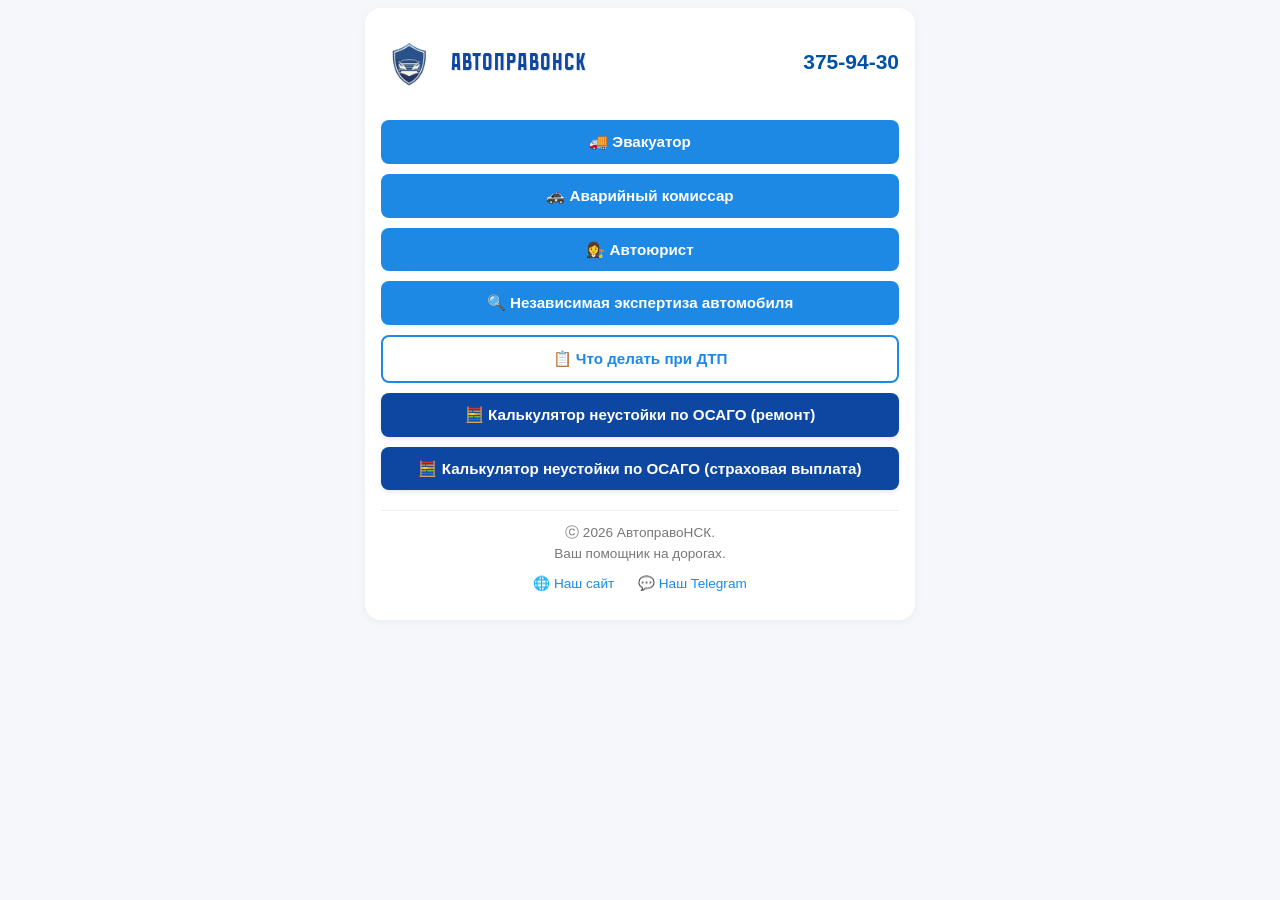
<file: index.html>
<!DOCTYPE html>
<html lang="ru">
<head>
    <meta charset="UTF-8">
    <meta name="viewport" content="width=device-width, initial-scale=1.0">
    <title>АвтоправоНСК</title>
    <link rel="stylesheet" href="style.css">
    <script src="https://telegram.org/js/telegram-web-app.js"></script>
</head>
<body>
    <div class="container">
        <header>
    <div style="display: flex; align-items: center; justify-content: space-between; width: 100%; flex-wrap: wrap; gap: 15px;">
        <!-- Левая часть: логотип и название -->
        <div style="display: flex; align-items: center; gap: 10px; flex-wrap: wrap;">
            <img src="logo.png" alt="АвтоправоНСК" class="header-logo">
            <div class="brand-title" style="font-size: 24px;">АвтоправоНСК</div>
        </div>
        
        <!-- Правая часть: номер телефона -->
        <div style="position: relative; top: -4px;">
            <a href="tel:+73833759430" style="text-decoration: none; color: #0052a7; font-size: 21px; font-weight: bold; white-space: nowrap;">375-94-30</a>
        </div>
    </div>
</header>

        <main class="main-buttons">
            <!-- Кнопки теперь ведут на отдельные страницы -->
            <a href="tow-truck.html" class="btn btn-blue">🚚 Эвакуатор</a>
            <a href="commissioner.html" class="btn btn-blue">🚓 Аварийный комиссар</a>
            <a href="lawyer.html" class="btn btn-blue">👩‍⚖️ Автоюрист</a>
            <a href="expertise.html" class="btn btn-blue">🔍 Независимая экспертиза автомобиля</a>
            <a href="dtp-guide.html" class="btn btn-white">📋 Что делать при ДТП</a>
            <a href="calculator1.html" class="btn btn-calc">🧮 Калькулятор неустойки по ОСАГО (ремонт)</a>
            <a href="calculator2.html" class="btn btn-calc2">🧮 Калькулятор неустойки по ОСАГО (страховая выплата)</a>
        </main>

<footer>
    <p>ⓒ 2026 АвтоправоНСК. <br>Ваш помощник на дорогах.</p>
    <div style="margin: 10px 0;">
        <a href="https://avtopravonsk.ru" target="_blank" class="footer-link" style="margin: 0 10px;">🌐 Наш сайт</a>
        <a href="https://t.me/Avtopravonsk" target="_blank" class="footer-link" style="margin: 0 10px;">💬 Наш Telegram</a>
    </div>
</footer>
    </div>

    <script src="app.js"></script>
</body>
</html>
</file>
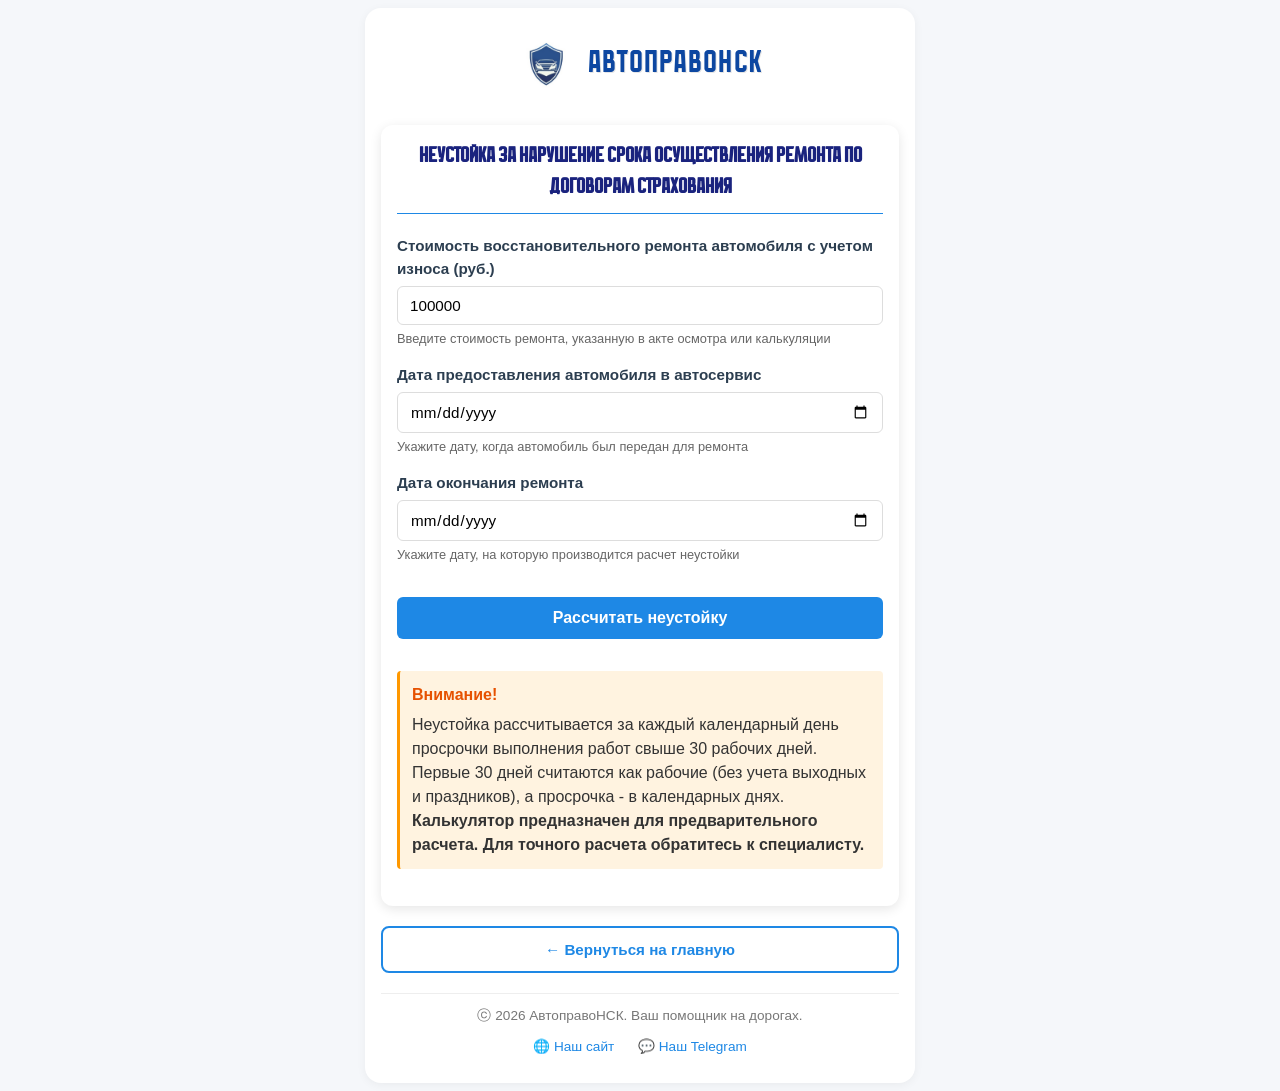
<file: calculator1.html>
<!DOCTYPE html>
<html lang="ru">
<head>
    <meta charset="UTF-8">
    <meta name="viewport" content="width=device-width, initial-scale=1.0">
    <title>Калькулятор неустойки 1 - АвтоправоНСК</title>
    <link rel="stylesheet" href="style.css">
    <script src="https://telegram.org/js/telegram-web-app.js"></script>
</head>
<body>
    <div class="container">
<header>
    <div style="display: flex; align-items: center; justify-content: center; gap: 10px; margin-bottom: 5px;">
        <img src="logo.png" alt="АвтоправоНСК" class="header-logo">
        <div class="brand-title">АвтоправоНСК</div>
    </div>
</header>

        <!-- Калькулятор 1 -->
        <div class="calculator-repair-container">
            <div class="calculator-header">
                <h1 class="calculator-title">Неустойка за нарушение срока осуществления ремонта по договорам страхования</h1>
            </div>
            
            <div class="calculator-body">
                <div class="input-group">
                    <label for="repairCost" class="input-label">Стоимость восстановительного ремонта автомобиля с учетом износа (руб.)</label>
                    <input type="number" id="repairCost" class="input-field" placeholder="Введите сумму в рублях" min="0" step="100" value="100000">
                    <div class="input-note">Введите стоимость ремонта, указанную в акте осмотра или калькуляции</div>
                </div>
                
                <div class="input-group">
                    <label for="startDate" class="input-label">Дата предоставления автомобиля в автосервис</label>
                    <input type="date" id="startDate" class="input-field">
                    <div class="input-note">Укажите дату, когда автомобиль был передан для ремонта</div>
                </div>
                
                <div class="input-group">
                    <label for="calculationDateRepair" class="input-label">Дата окончания ремонта</label>
                    <input type="date" id="calculationDateRepair" class="input-field">
                    <div class="input-note">Укажите дату, на которую производится расчет неустойки</div>
                </div>
                
                <button id="calculateBtnRepair" class="calculate-button">Рассчитать неустойку</button>
                
                <div class="holiday-info">
                    <h4>Внимание!</h4>
                    <p>Неустойка рассчитывается за каждый календарный день просрочки выполнения работ свыше 30 рабочих дней. Первые 30 дней считаются как рабочие (без учета выходных и праздников), а просрочка - в календарных днях.</p>
                    <p><b>Калькулятор предназначен для предварительного расчета. Для точного расчета обратитесь к специалисту.</b></p>
                </div>
                
                <div id="resultContainerRepair" class="result-container" style="display: none;">
                    <h2 class="result-title">Результат расчета</h2>
                    <div class="result-line blue-bg">
                        <span class="result-label">Неустойка:</span>
                        <span id="resultValueRepair" class="result-value">0 рублей</span>
                    </div>
                    <div id="resultDetailsRepair" class="result-details"></div>
                </div>
            </div>
        </div>

        <div style="margin-top: 20px; text-align: center;">
            <a href="index.html" class="btn btn-white">
                ← Вернуться на главную
            </a>
        </div>

<footer>
    <p>ⓒ 2026 АвтоправоНСК. Ваш помощник на дорогах.</p>
    <div style="margin: 10px 0;">
        <a href="https://avtopravonsk.ru" target="_blank" class="footer-link" style="margin: 0 10px;">🌐 Наш сайт</a>
        <a href="https://t.me/Avtopravonsk" target="_blank" class="footer-link" style="margin: 0 10px;">💬 Наш Telegram</a>
    </div>
</footer>
    </div>

    <script src="app.js"></script>
</body>
</html>
</file>
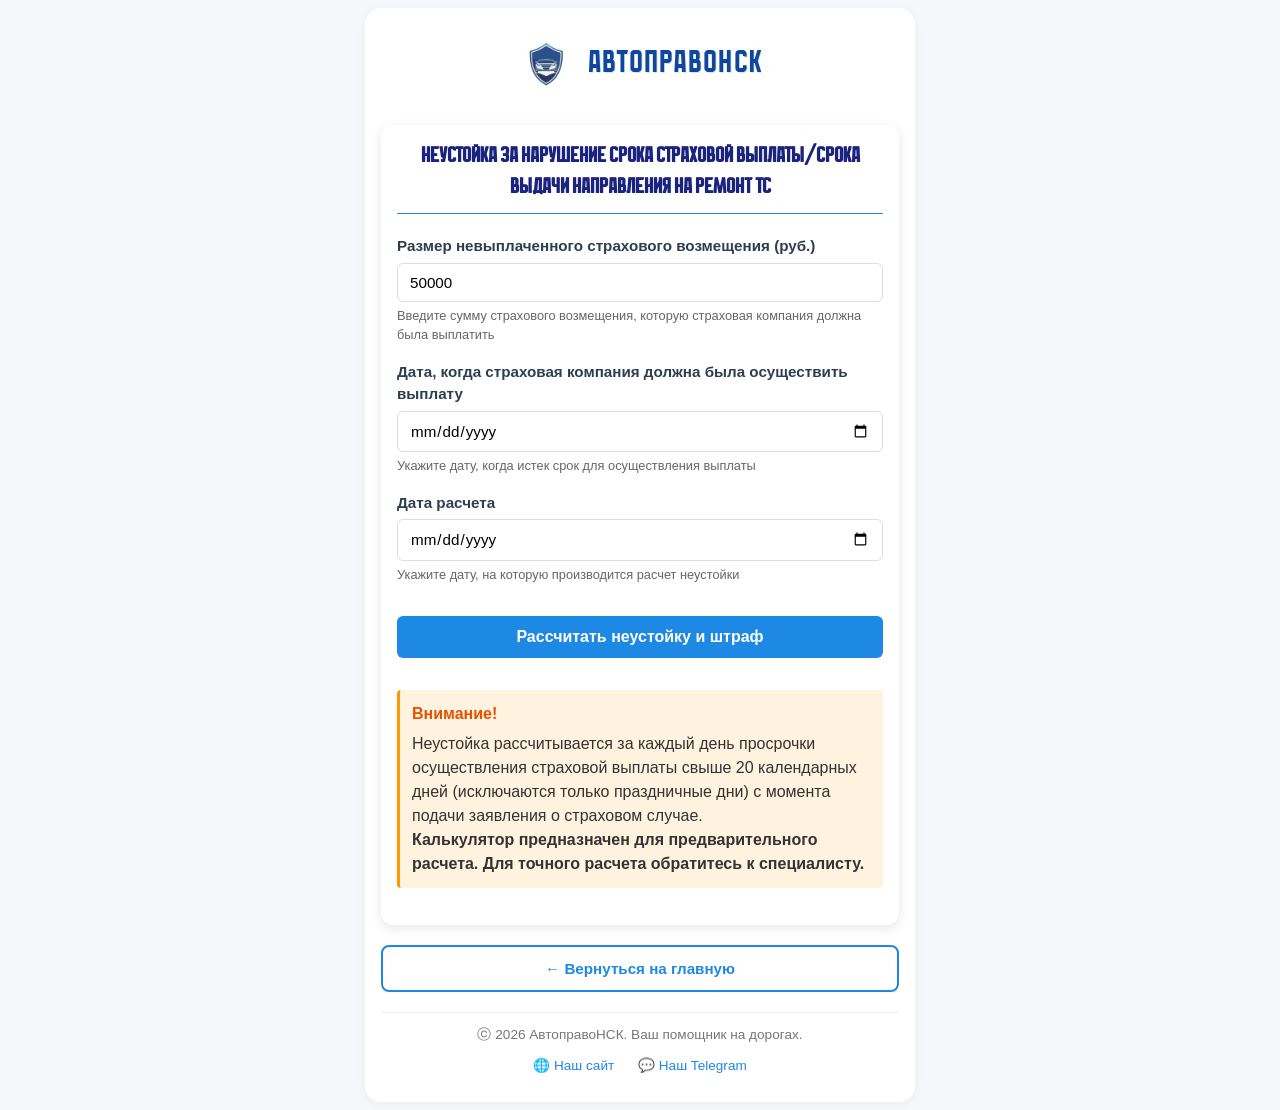
<file: calculator2.html>
<!DOCTYPE html>
<html lang="ru">
<head>
    <meta charset="UTF-8">
    <meta name="viewport" content="width=device-width, initial-scale=1.0">
    <title>Калькулятор неустойки 2 - АвтоправоНСК</title>
    <link rel="stylesheet" href="style.css">
    <script src="https://telegram.org/js/telegram-web-app.js"></script>
</head>
<body>
    <div class="container">
<header>
    <div style="display: flex; align-items: center; justify-content: center; gap: 10px; margin-bottom: 5px;">
        <img src="logo.png" alt="АвтоправоНСК" class="header-logo">
        <div class="brand-title">АвтоправоНСК</div>
    </div>
</header>

        <!-- Калькулятор 2 -->
        <div class="calculator-payment-container">
            <div class="calculator-header">
                <h1 class="calculator-title">Неустойка за нарушение срока страховой выплаты/срока выдачи направления на ремонт ТС</h1>
            </div>
            
            <div class="calculator-body">
                
                <div class="input-group">
                    <label for="compensationAmount" class="input-label">Размер невыплаченного страхового возмещения (руб.)</label>
                    <input type="number" id="compensationAmount" class="input-field" placeholder="Введите сумму в рублях" min="0" step="100" value="50000">
                    <div class="input-note">Введите сумму страхового возмещения, которую страховая компания должна была выплатить</div>
                </div>
                
                <div class="input-group">
                    <label for="dueDate" class="input-label">Дата, когда страховая компания должна была осуществить выплату</label>
                    <input type="date" id="dueDate" class="input-field">
                    <div class="input-note">Укажите дату, когда истек срок для осуществления выплаты</div>
                </div>
                
                <div class="input-group">
                    <label for="calculationDatePayment" class="input-label">Дата расчета</label>
                    <input type="date" id="calculationDatePayment" class="input-field">
                    <div class="input-note">Укажите дату, на которую производится расчет неустойки</div>
                </div>
                
                <button id="calculateBtnPayment" class="calculate-button">Рассчитать неустойку и штраф</button>
                
                <div class="holiday-info">
                    <h4>Внимание!</h4>
                    <p>Неустойка рассчитывается за каждый день просрочки осуществления страховой выплаты свыше 20 календарных дней (исключаются только праздничные дни) с момента подачи заявления о страховом случае.</p>
                    <p><b>Калькулятор предназначен для предварительного расчета. Для точного расчета обратитесь к специалисту.</b></p>
                </div>
                
                <div id="resultContainerPayment" class="result-container" style="display: none;">
                    <h2 class="result-title">Результат расчета</h2>
                    <div class="result-lines">
                        <div class="result-line blue-bg">
                            <span class="result-label">Неустойка:</span>
                            <span id="resultPenaltyValue" class="result-value">0 рублей</span>
                        </div>
                        <div class="result-line blue-bg">
                            <span class="result-label">Штраф 50%:</span>
                            <span id="resultFineValue" class="result-value">0 рублей</span>
                        </div>
                        <div class="result-line green-bg">
                            <span class="result-label">Общая сумма к выплате:</span>
                            <span id="resultTotalValue" class="result-value">0 рублей</span>
                        </div>
                    </div>
                    <div id="resultDetailsPayment" class="result-details"></div>
                </div>
            </div>
        </div>

        <div style="margin-top: 20px; text-align: center;">
            <a href="index.html" class="btn btn-white">
                ← Вернуться на главную
            </a>
        </div>

<footer>
    <p>ⓒ 2026 АвтоправоНСК. Ваш помощник на дорогах.</p>
    <div style="margin: 10px 0;">
        <a href="https://avtopravonsk.ru" target="_blank" class="footer-link" style="margin: 0 10px;">🌐 Наш сайт</a>
        <a href="https://t.me/Avtopravonsk" target="_blank" class="footer-link" style="margin: 0 10px;">💬 Наш Telegram</a>
    </div>
</footer>
    </div>

    <script src="app.js"></script>
</body>
</html>
</file>
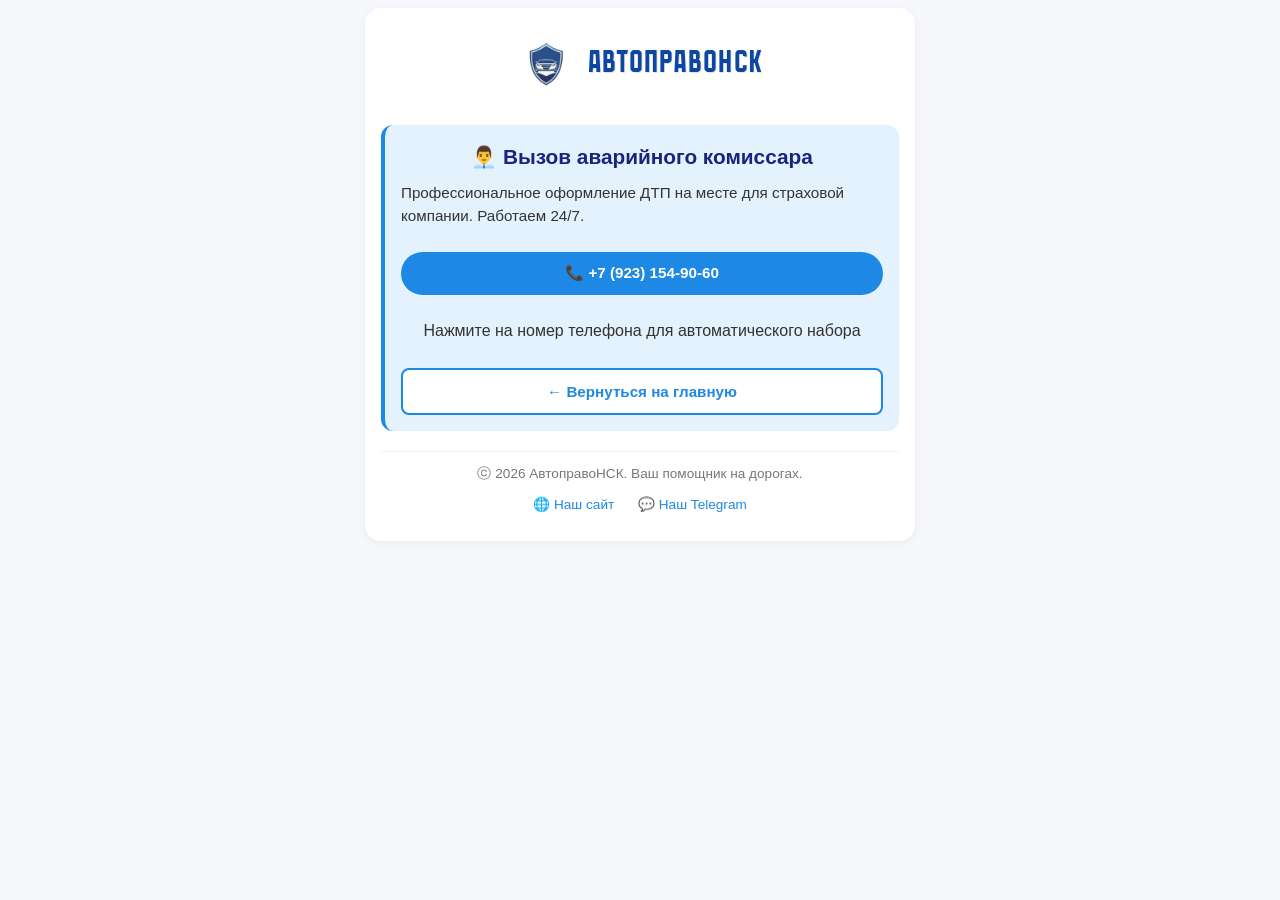
<file: commissioner.html>
<!DOCTYPE html>
<html lang="ru">
<head>
    <meta charset="UTF-8">
    <meta name="viewport" content="width=device-width, initial-scale=1.0">
    <title>Аварийный комиссар - АвтоправоНСК</title>
    <link rel="stylesheet" href="style.css">
    <script src="https://telegram.org/js/telegram-web-app.js"></script>
</head>
<body>
    <div class="container">
<header>
    <div style="display: flex; align-items: center; justify-content: center; gap: 10px; margin-bottom: 5px;">
        <img src="logo.png" alt="АвтоправоНСК" class="header-logo">
        <div class="brand-title">АвтоправоНСК</div>
    </div>
</header>

        <div class="service-info">
            <h2><center>👨‍💼 Вызов аварийного комиссара</center></h2>
            <p>Профессиональное оформление ДТП на месте для страховой компании. Работаем 24/7.</p>
            
            <div class="contact-buttons">
                <a href="tel:+79231549060" class="phone-link">
                    <center>📞 +7 (923) 154-90-60</center>
                </a>
            </div>
            
            <p style="font-size: 0.9rem; color: #666; margin-top: 15px;">
                <center>Нажмите на номер телефона для автоматического набора</center>
            </p>
            
            <div style="margin-top: 25px;">
                <a href="index.html" class="btn btn-white">
                    ← Вернуться на главную
                </a>
            </div>
        </div>

<footer>
    <p>ⓒ 2026 АвтоправоНСК. Ваш помощник на дорогах.</p>
    <div style="margin: 10px 0;">
        <a href="https://avtopravonsk.ru" target="_blank" class="footer-link" style="margin: 0 10px;">🌐 Наш сайт</a>
        <a href="https://t.me/Avtopravonsk" target="_blank" class="footer-link" style="margin: 0 10px;">💬 Наш Telegram</a>
    </div>
</footer>
    </div>
</body>
</html>
</file>
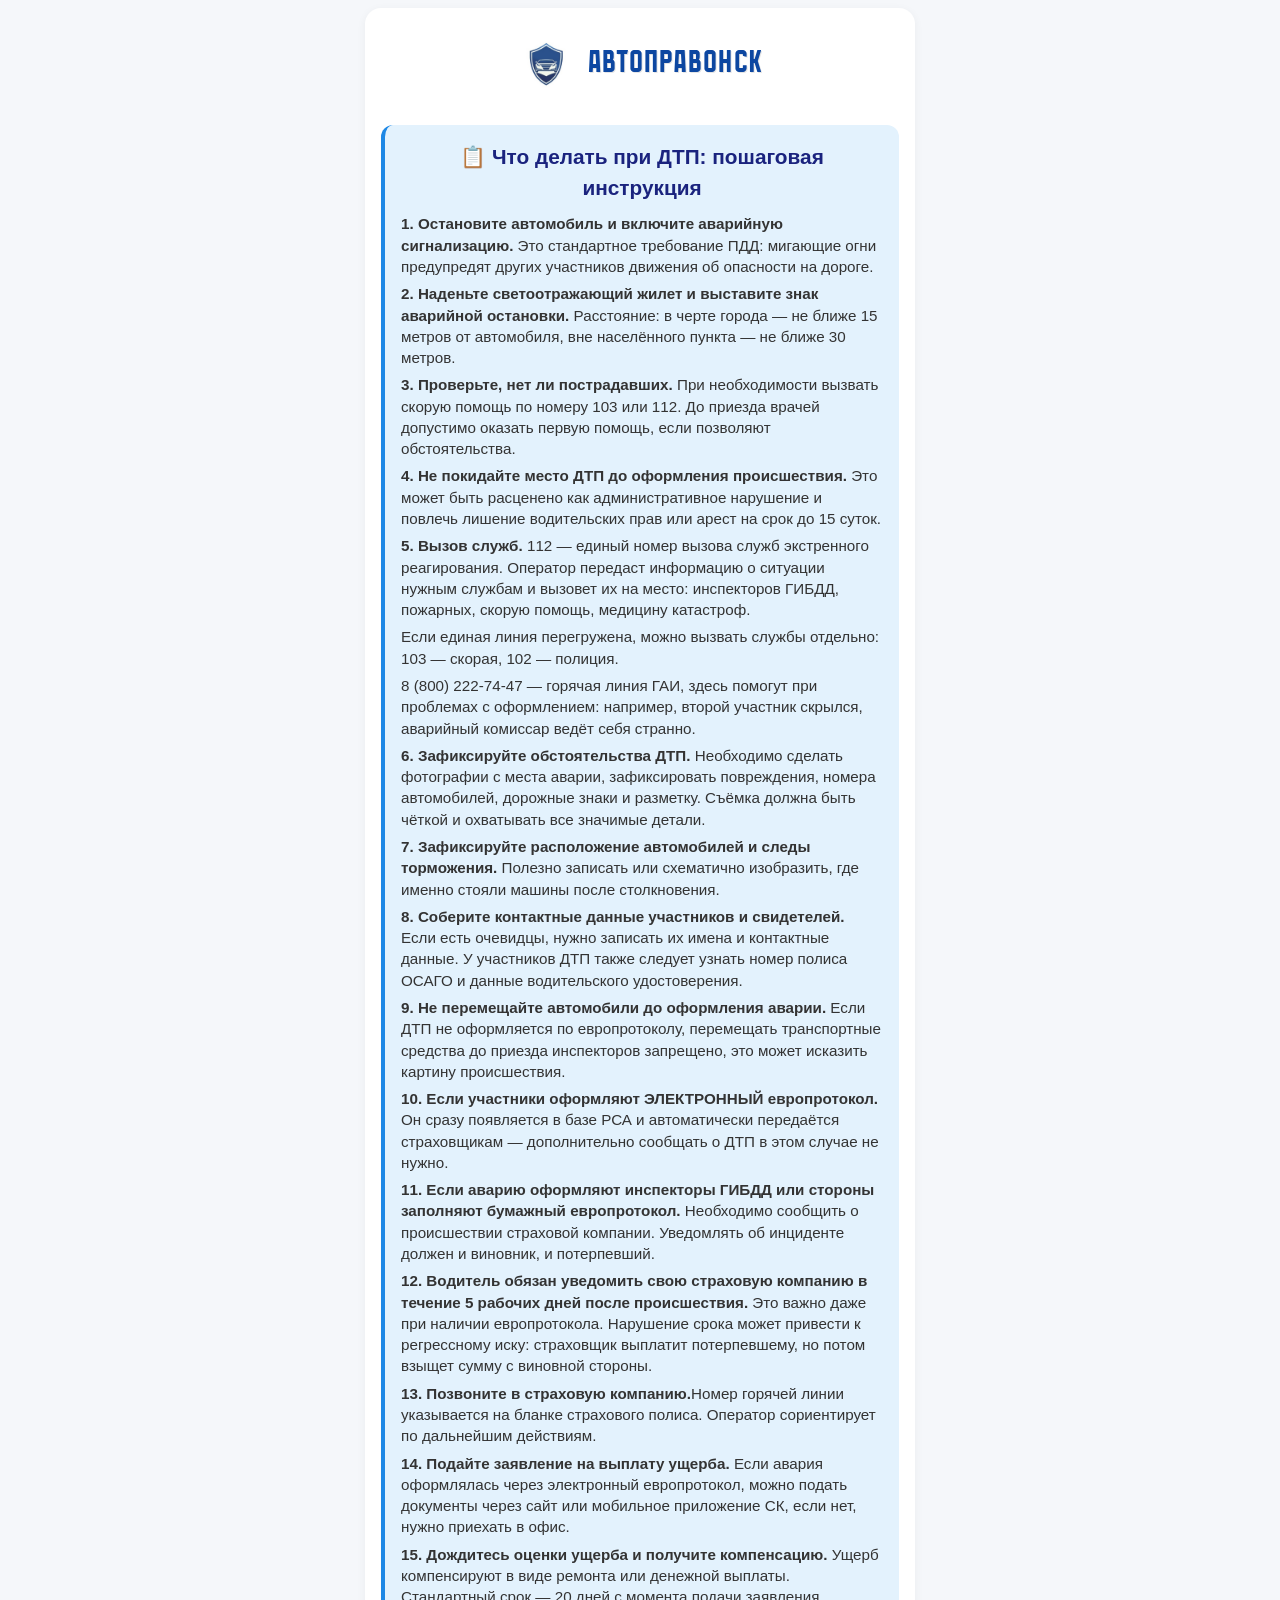
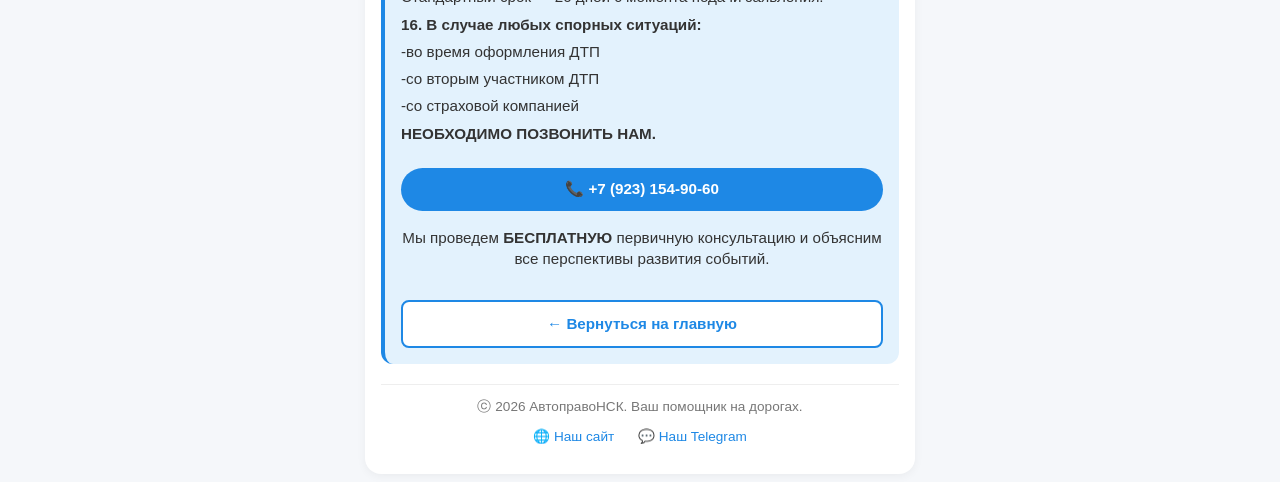
<file: dtp-guide.html>
<!DOCTYPE html>
<html lang="ru">
<head>
    <meta charset="UTF-8">
    <meta name="viewport" content="width=device-width, initial-scale=1.0">
    <title>Что делать при ДТП - АвтоправоНСК</title>
    <link rel="stylesheet" href="style.css">
    <script src="https://telegram.org/js/telegram-web-app.js"></script>
</head>
<body>
    <div class="container">
<header>
    <div style="display: flex; align-items: center; justify-content: center; gap: 10px; margin-bottom: 5px;">
        <img src="logo.png" alt="АвтоправоНСК" class="header-logo">
        <div class="brand-title">АвтоправоНСК</div>
    </div>
</header>
        <div class="service-info">
            <h2><center>📋 Что делать при ДТП: пошаговая инструкция</center></h2>
            <ul class="guide-list">
                <li><strong>1. Остановите автомобиль и включите аварийную сигнализацию.</strong> Это стандартное требование ПДД: мигающие огни предупредят других участников движения об опасности на дороге.</li>
                <li><strong>2. Наденьте светоотражающий жилет и выставите знак аварийной остановки.</strong> Расстояние: в черте города — не ближе 15 метров от автомобиля, вне населённого пункта — не ближе 30 метров.</li>
                <li><strong>3. Проверьте, нет ли пострадавших.</strong> При необходимости вызвать скорую помощь по номеру 103 или 112. До приезда врачей допустимо оказать первую помощь, если позволяют обстоятельства.</li>
                <li><strong>4. Не покидайте место ДТП до оформления происшествия.</strong> Это может быть расценено как административное нарушение и повлечь лишение водительских прав или арест на срок до 15 суток.</li>
                <li><strong>5. Вызов служб.</strong> 112 — единый номер вызова служб экстренного реагирования. Оператор передаст информацию о ситуации нужным службам и вызовет их на место: инспекторов ГИБДД, пожарных, скорую помощь, медицину катастроф.</li>
                <li> Если единая линия перегружена, можно вызвать службы отдельно: 103 — скорая, 102 — полиция.</li>
                <li> 8 (800) 222-74-47 — горячая линия ГАИ, здесь помогут при проблемах с оформлением: например, второй участник скрылся, аварийный комиссар ведёт себя странно.</li>
                <li><strong>6. Зафиксируйте обстоятельства ДТП.</strong> Необходимо сделать фотографии с места аварии, зафиксировать повреждения, номера автомобилей, дорожные знаки и разметку. Съёмка должна быть чёткой и охватывать все значимые детали.</li>
                <li><strong>7. Зафиксируйте расположение автомобилей и следы торможения.</strong> Полезно записать или схематично изобразить, где именно стояли машины после столкновения.</li>
                <li><strong>8. Соберите контактные данные участников и свидетелей.</strong> Если есть очевидцы, нужно записать их имена и контактные данные. У участников ДТП также следует узнать номер полиса ОСАГО и данные водительского удостоверения.</li>
                <li><strong>9. Не перемещайте автомобили до оформления аварии.</strong> Если ДТП не оформляется по европротоколу, перемещать транспортные средства до приезда инспекторов запрещено, это может исказить картину происшествия.</li>
                <li><strong>10. Если участники оформляют ЭЛЕКТРОННЫЙ европротокол.</strong> Он сразу появляется в базе РСА и автоматически передаётся страховщикам — дополнительно сообщать о ДТП в этом случае не нужно.</li>
                <li><strong>11. Если аварию оформляют инспекторы ГИБДД или стороны заполняют бумажный европротокол.</strong> Необходимо сообщить о происшествии страховой компании. Уведомлять об инциденте должен и виновник, и потерпевший.</li>
                <li><strong>12. Водитель обязан уведомить свою страховую компанию в течение 5 рабочих дней после происшествия.</strong> Это важно даже при наличии европротокола. Нарушение срока может привести к регрессному иску: страховщик выплатит потерпевшему, но потом взыщет сумму с виновной стороны.</li>
                <li><strong>13. Позвоните в страховую компанию.</strong>Номер горячей линии указывается на бланке страхового полиса. Оператор сориентирует по дальнейшим действиям.</li>
                <li><strong>14. Подайте заявление на выплату ущерба.</strong> Если авария оформлялась через электронный европротокол, можно подать документы через сайт или мобильное приложение СК, если нет, нужно приехать в офис.</li>
                <li><strong>15. Дождитесь оценки ущерба и получите компенсацию.</strong> Ущерб компенсируют в виде ремонта или денежной выплаты. Стандартный срок — 20 дней с момента подачи заявления.</li>
                <li><strong>16. В случае любых спорных ситуаций:</strong></li>
                <li>-во время оформления ДТП</li>
                <li>-со вторым участником ДТП</li>
                <li>-со страховой компанией</li>
                <li><strong> НЕОБХОДИМО ПОЗВОНИТЬ НАМ.</strong></li>
                 <div class="contact-buttons">
                <a href="tel:+79231549060" class="phone-link">
                    <center>📞 +7 (923) 154-90-60</center>
                </a>
                <li><center>Мы проведем <strong>БЕСПЛАТНУЮ</strong> первичную консультацию и объясним все перспективы развития событий.</center></li>
            </ul>
            
            <div style="margin-top: 25px;">
                <a href="index.html" class="btn btn-white">
                    ← Вернуться на главную
                </a>
            </div>
        </div>

<footer>
    <p>ⓒ 2026 АвтоправоНСК. Ваш помощник на дорогах.</p>
    <div style="margin: 10px 0;">
        <a href="https://avtopravonsk.ru" target="_blank" class="footer-link" style="margin: 0 10px;">🌐 Наш сайт</a>
        <a href="https://t.me/Avtopravonsk" target="_blank" class="footer-link" style="margin: 0 10px;">💬 Наш Telegram</a>
    </div>
</footer>
    </div>
</body>
</html>
</file>
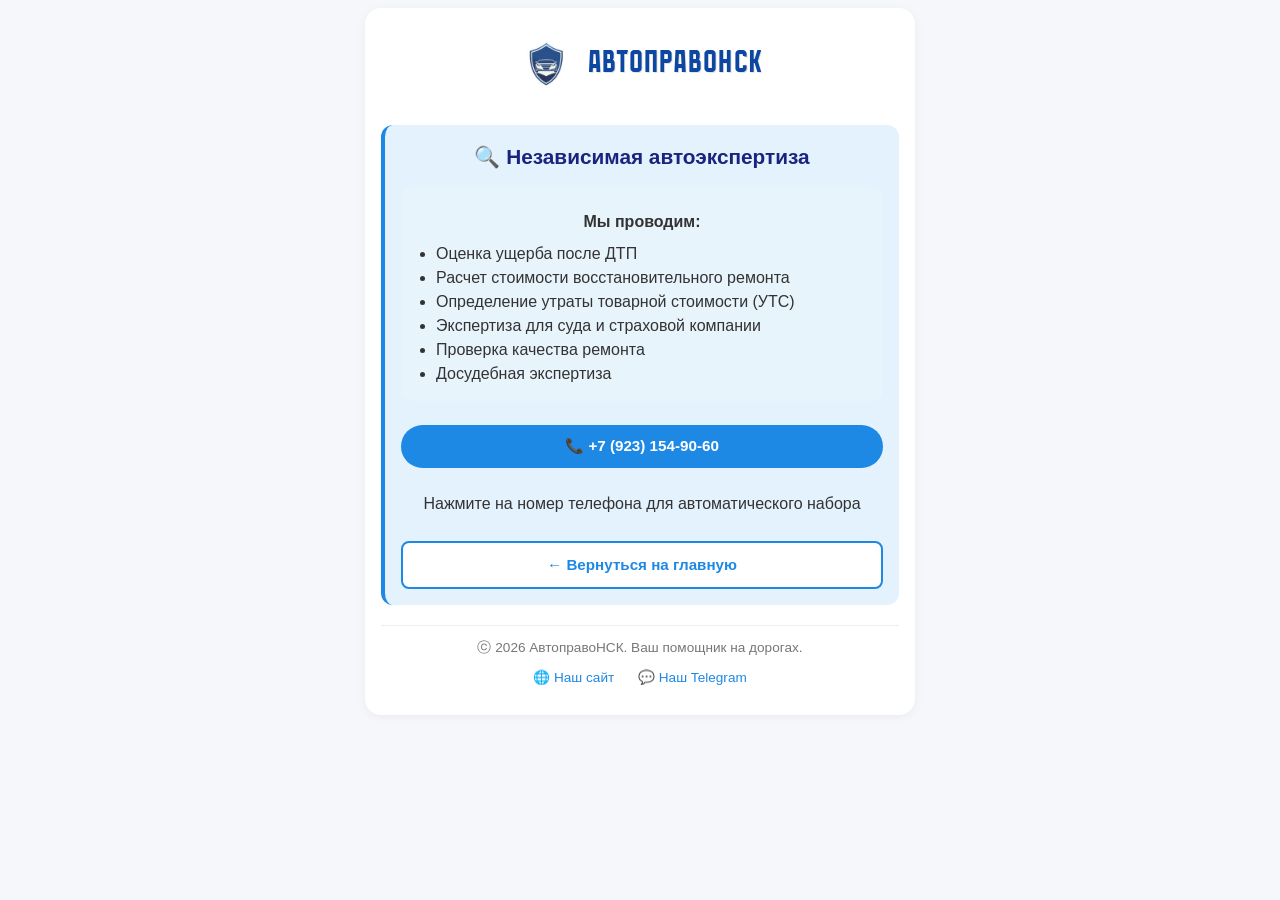
<file: expertise.html>
<!DOCTYPE html>
<html lang="ru">
<head>
    <meta charset="UTF-8">
    <meta name="viewport" content="width=device-width, initial-scale=1.0">
    <title>Независимая автоэкспертиза - АвтоправоНСК</title>
    <link rel="stylesheet" href="style.css">
    <script src="https://telegram.org/js/telegram-web-app.js"></script>
</head>
<body>
    <div class="container">
<header>
    <div style="display: flex; align-items: center; justify-content: center; gap: 10px; margin-bottom: 5px;">
        <img src="logo.png" alt="АвтоправоНСК" class="header-logo">
        <div class="brand-title">АвтоправоНСК</div>
    </div>
</header>

        <div class="service-info">
            <h2><center>🔍 Независимая автоэкспертиза</center></h2>

            <div style="background: #e8f4fc; padding: 15px; border-radius: 10px; margin: 15px 0;">
                <p><strong><center>Мы проводим:</center></strong></p>
                <ul style="margin-left: 20px;">
                    <li>Оценка ущерба после ДТП</li>
                    <li>Расчет стоимости восстановительного ремонта</li>
                    <li>Определение утраты товарной стоимости (УТС)</li>
                    <li>Экспертиза для суда и страховой компании</li>
                    <li>Проверка качества ремонта</li>
                    <li>Досудебная экспертиза</li>
                </ul>
            </div>
            
            <div class="contact-buttons">
                <a href="tel:+79231549060" class="phone-link">
                    <center>📞 +7 (923) 154-90-60</center>
                </a>
            </div>
            
            <p style="font-size: 0.9rem; color: #666; margin-top: 15px;">
                <center>Нажмите на номер телефона для автоматического набора</center>
            </p>
            
            
            <div style="margin-top: 25px;">
                <a href="index.html" class="btn btn-white">
                    ← Вернуться на главную
                </a>
            </div>
        </div>

<footer>
    <p>ⓒ 2026 АвтоправоНСК. Ваш помощник на дорогах.</p>
    <div style="margin: 10px 0;">
        <a href="https://avtopravonsk.ru" target="_blank" class="footer-link" style="margin: 0 10px;">🌐 Наш сайт</a>
        <a href="https://t.me/Avtopravonsk" target="_blank" class="footer-link" style="margin: 0 10px;">💬 Наш Telegram</a>
    </div>
</footer>
    </div>
</body>
</html>
</file>
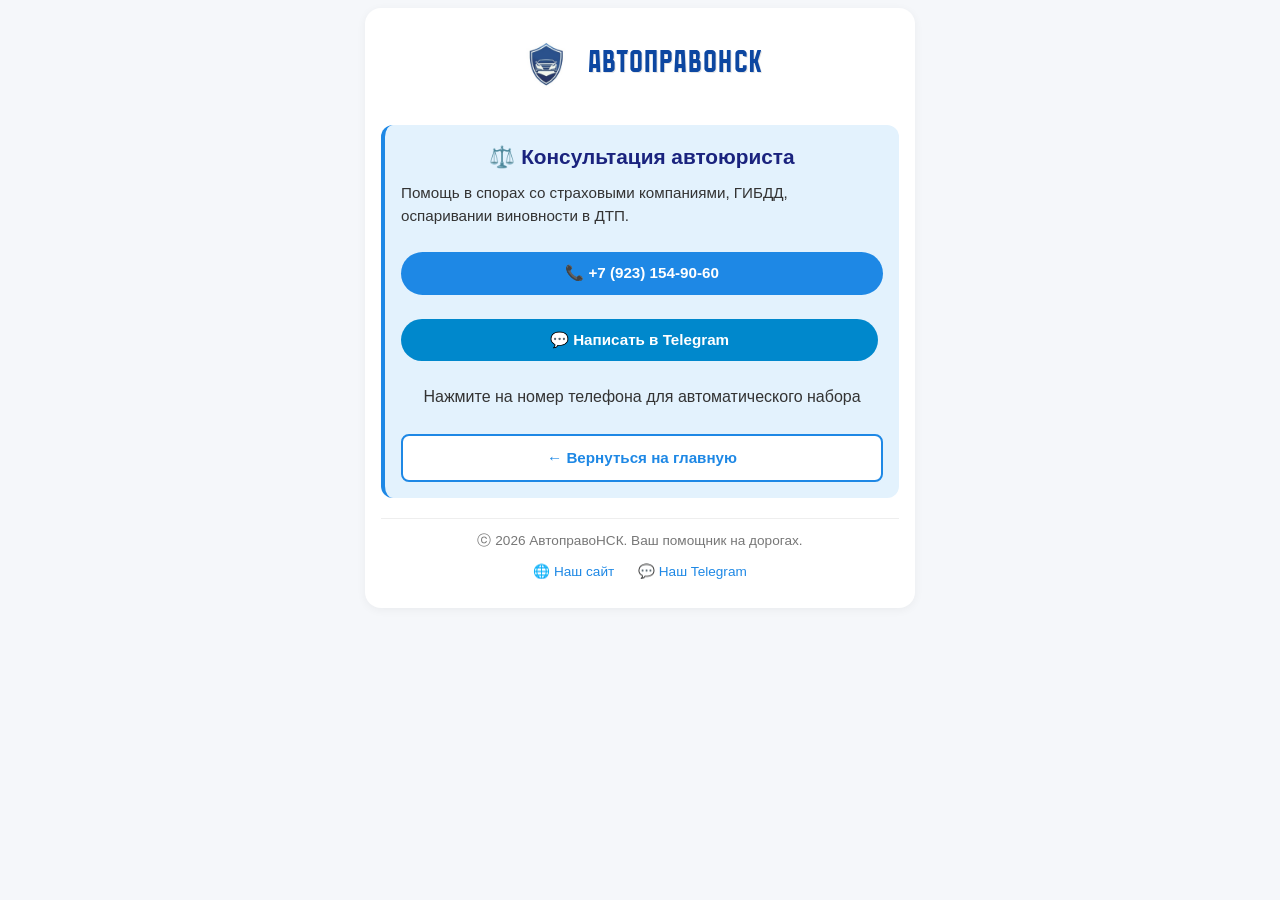
<file: lawyer.html>
<!DOCTYPE html>
<html lang="ru">
<head>
    <meta charset="UTF-8">
    <meta name="viewport" content="width=device-width, initial-scale=1.0">
    <title>Автоюрист - АвтоправоНСК</title>
    <link rel="stylesheet" href="style.css">
    <script src="https://telegram.org/js/telegram-web-app.js"></script>
</head>
<body>
    <div class="container">
<header>
    <div style="display: flex; align-items: center; justify-content: center; gap: 10px; margin-bottom: 5px;">
        <img src="logo.png" alt="АвтоправоНСК" class="header-logo">
        <div class="brand-title">АвтоправоНСК</div>
    </div>
</header>

        <div class="service-info">
            <h2><center>⚖️ Консультация автоюриста</center></h2>
            <p>Помощь в спорах со страховыми компаниями, ГИБДД, оспаривании виновности в ДТП.</p>
            
            <div class="contact-buttons">
                <a href="tel:+79231549060" class="phone-link">
                    <center>📞 +7 (923) 154-90-60</center>
                </a>
                <a href="https://t.me/Avtopravonsk" target="_blank" class="tg-link">
                    <center>💬 Написать в Telegram</center>
                </a>
            </div>
            
            <p style="font-size: 0.9rem; color: #666; margin-top: 15px;">
                <center>Нажмите на номер телефона для автоматического набора</center>
            </p>
            
            <div style="margin-top: 25px;">
                <a href="index.html" class="btn btn-white">
                    ← Вернуться на главную
                </a>
            </div>
        </div>

<footer>
    <p>ⓒ 2026 АвтоправоНСК. Ваш помощник на дорогах.</p>
    <div style="margin: 10px 0;">
        <a href="https://avtopravonsk.ru" target="_blank" class="footer-link" style="margin: 0 10px;">🌐 Наш сайт</a>
        <a href="https://t.me/Avtopravonsk" target="_blank" class="footer-link" style="margin: 0 10px;">💬 Наш Telegram</a>
    </div>
</footer>
    </div>
</body>
</html>
</file>
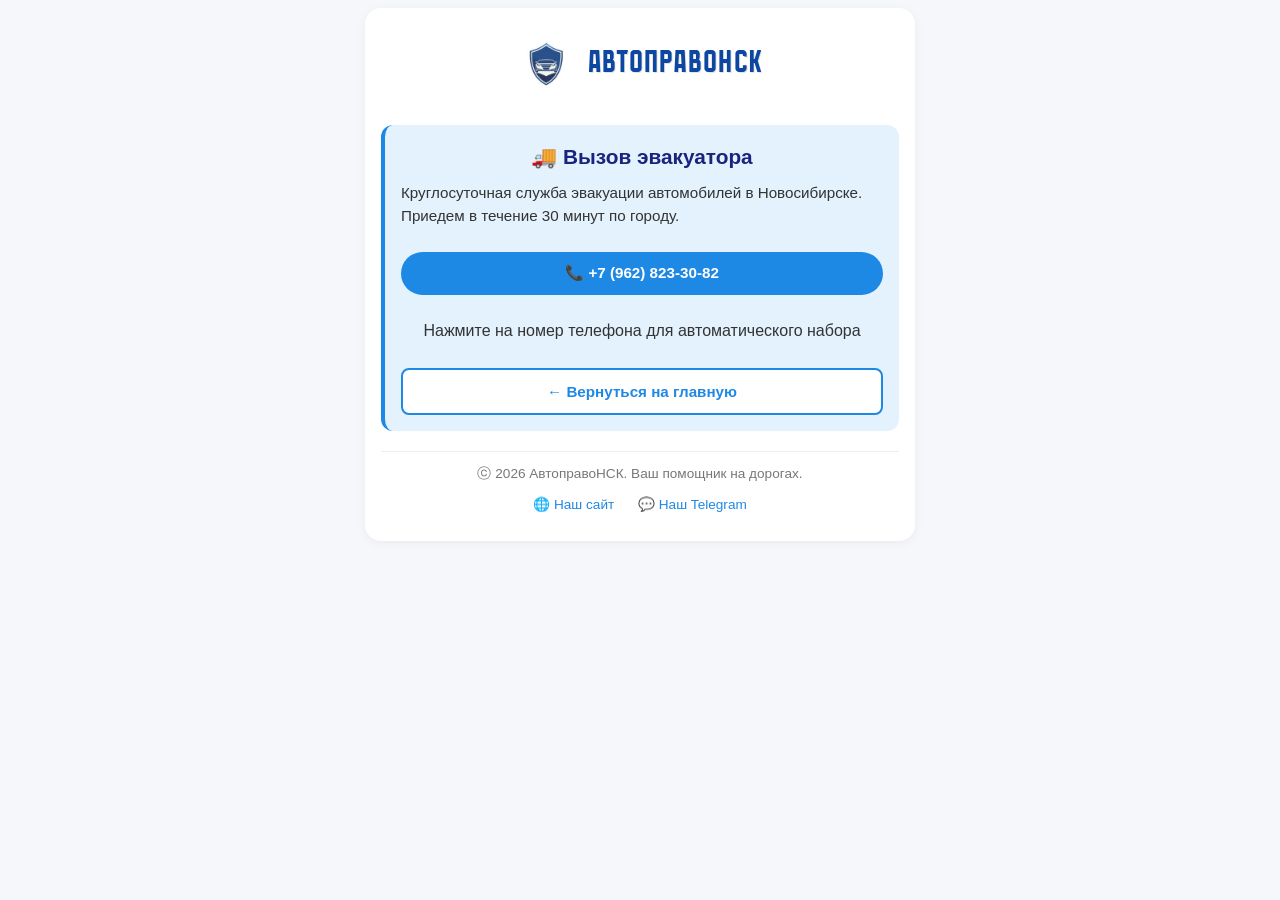
<file: tow-truck.html>
<!DOCTYPE html>
<html lang="ru">
<head>
    <meta charset="UTF-8">
    <meta name="viewport" content="width=device-width, initial-scale=1.0">
    <title>Эвакуатор - АвтоправоНСК</title>
    <link rel="stylesheet" href="style.css">
    <script src="https://telegram.org/js/telegram-web-app.js"></script>
</head>
<body>
    <div class="container">
<header>
    <div style="display: flex; align-items: center; justify-content: center; gap: 10px; margin-bottom: 5px;">
        <img src="logo.png" alt="АвтоправоНСК" class="header-logo">
        <div class="brand-title">АвтоправоНСК</div>
    </div>
</header>

        <div class="service-info">
            <h2><center>🚚 Вызов эвакуатора</center></h2>
            <p>Круглосуточная служба эвакуации автомобилей в Новосибирске. Приедем в течение 30 минут по городу.</p>
            
            <div class="contact-buttons">
                <a href="tel:+79628233082" class="phone-link">
                    <center>📞 +7 (962) 823-30-82</center>
                </a>
            </div>
            
            <p style="font-size: 0.9rem; color: #666; margin-top: 15px;">
                <center>Нажмите на номер телефона для автоматического набора</center>
            </p>
            
            <div style="margin-top: 25px;">
                <a href="index.html" class="btn btn-white">
                    ← Вернуться на главную
                </a>
            </div>
        </div>

<footer>
    <p>ⓒ 2026 АвтоправоНСК. Ваш помощник на дорогах.</p>
    <div style="margin: 10px 0;">
        <a href="https://avtopravonsk.ru" target="_blank" class="footer-link" style="margin: 0 10px;">🌐 Наш сайт</a>
        <a href="https://t.me/Avtopravonsk" target="_blank" class="footer-link" style="margin: 0 10px;">💬 Наш Telegram</a>
    </div>
</footer>
    </div>
</body>
</html>
</file>
<file: style.css>
@font-face {
    font-family: 'STENGAZETA';
    src: url('STENGAZETA.ttf') format('truetype');
    font-weight: normal;
    font-style: normal;
}

* {
    margin: 0;
    padding: 0;
    box-sizing: border-box;
    font-family: 'Segoe UI', Tahoma, Geneva, Verdana, sans-serif;
}

body {
    background-color: #f5f7fa;
    color: #333;
    line-height: 1.5;
    padding: 8px;
}

.container {
    max-width: 550px;
    margin: 0 auto;
    background-color: #ffffff;
    border-radius: 16px;
    box-shadow: 0 2px 10px rgba(0, 0, 0, 0.05);
    overflow: hidden;
    padding: 16px;
}

/* ШАПКА С ШРИФТОМ STENGAZETA */
header {
    text-align: center;
    padding: 12px 0 8px 0;
    margin-bottom: 16px;
}

.brand-title {
    font-family: 'STENGAZETA', 'Arial Black', 'Impact', sans-serif;
    color: #0d47a1;
    font-size: 2rem;
    letter-spacing: 1px;
    line-height: 1.2;
    margin-bottom: 3px;
    /* Для жирности используем text-shadow если нужно */
    text-shadow: 1px 1px 0 rgba(0,0,0,0.1);
}

.brand-subtitle {
    font-family: 'STENGAZETA', 'Arial', sans-serif;
    color: #1565c0;
    font-size: 1.1rem;
    letter-spacing: 0.5px;
    line-height: 1.3;
}

/* КНОПКИ НА ГЛАВНОЙ */
.main-buttons {
    display: grid;
    grid-template-columns: 1fr;
    gap: 10px;
    margin-bottom: 20px;
}

.btn {
    padding: 12px;
    border: none;
    border-radius: 8px;
    font-size: 0.95rem;
    font-weight: 600;
    cursor: pointer;
    transition: all 0.2s ease;
    display: block;
    text-align: center;
    text-decoration: none;
    width: 100%;
    white-space: normal;
    word-wrap: break-word;
    line-height: 1.3;
    font-family: 'Segoe UI', Tahoma, Geneva, Verdana, sans-serif;
}

.btn-blue {
    background-color: #1e88e5;
    color: white;
}

.btn-blue:hover {
    background-color: #0d6abf;
    transform: translateY(-1px);
}

.btn-white {
    background-color: white;
    color: #1e88e5;
    border: 2px solid #1e88e5;
}

.btn-white:hover {
    background-color: #e3f2fd;
    transform: translateY(-1px);
}

/* КНОПКИ КАЛЬКУЛЯТОРОВ */
.btn-calc, .btn-calc2 {
    background-color: #0d47a1;
    color: white;
    border: none;
    padding: 12px;
    border-radius: 8px;
    font-size: 0.95rem;
    font-weight: 600;
    cursor: pointer;
    transition: all 0.2s ease;
    box-shadow: 0 2px 4px rgba(0, 0, 0, 0.1);
    width: 100%;
}

.btn-calc:hover, .btn-calc2:hover {
    background-color: #1565c0;
    transform: translateY(-1px);
    box-shadow: 0 4px 8px rgba(0, 0, 0, 0.15);
}

/* КОНТЕНТ УСЛУГ */
.service-info {
    background-color: #e3f2fd;
    padding: 16px;
    border-radius: 12px;
    margin-bottom: 16px;
    border-left: 4px solid #1e88e5;
}

.service-info h2 {
    color: #1a237e;
    margin-bottom: 10px;
    font-size: 1.3rem;
    font-family: 'STENGAZETA', 'Arial Black', sans-serif;
}

.service-info p {
    margin-bottom: 8px;
    font-size: 0.95rem;
}

/* КОНТАКТНЫЕ КНОПКИ */
.phone-link {
    display: inline-block;
    background-color: #1e88e5;
    color: white;
    padding: 10px 20px;
    border-radius: 40px;
    text-decoration: none;
    font-weight: 600;
    margin: 8px 0;
    transition: background-color 0.3s;
    font-size: 0.95rem;
}

.phone-link:hover {
    background-color: #0d6abf;
}

.tg-link {
    display: inline-block;
    background-color: #0088cc;
    color: white;
    padding: 10px 20px;
    border-radius: 40px;
    text-decoration: none;
    font-weight: 600;
    margin: 8px 5px 8px 0;
    transition: background-color 0.3s;
    font-size: 0.95rem;
}

.tg-link:hover {
    background-color: #006699;
}

.contact-buttons {
    display: flex;
    flex-direction: column;
    gap: 8px;
    margin: 16px 0;
}

.contact-buttons a {
    text-decoration: none;
    display: block;
}

/* ГАЙД ПО ДТП */
.guide-list {
    list-style: none;
    margin-left: 0;
    padding-left: 0;
}

.guide-list li {
    margin-bottom: 6px;
    padding-left: 0;
    list-style-type: none;
    font-size: 0.95rem;
    line-height: 1.4;
}

/* ПОДВАЛ */
footer {
    text-align: center;
    margin-top: 20px;
    padding-top: 12px;
    border-top: 1px solid #eee;
    color: #777;
    font-size: 0.85rem;
}

.footer-link {
    color: #1e88e5;
    text-decoration: none;
    font-weight: 500;
    transition: color 0.3s ease;
    font-size: 0.85rem;
}

.footer-link:hover {
    color: #0d47a1;
    text-decoration: underline;
}

/* ============================================ */
/* СТИЛИ ДЛЯ КАЛЬКУЛЯТОРА 1 */
/* ============================================ */
.calculator-repair-container {
    background-color: #ffffff;
    border-radius: 12px;
    box-shadow: 0 3px 12px rgba(0, 0, 0, 0.1);
    width: 100%;
    max-width: 100%;
    overflow: hidden;
    margin: 0 auto 20px auto;
    padding: 16px;
}

.calculator-header {
    text-align: center;
    margin-bottom: 16px;
    border-bottom: 1px solid #1e88e5;
    padding-bottom: 10px;
}

.calculator-title {
    color: #1a237e;
    font-size: 1.3rem;
    font-weight: 700;
    font-family: 'STENGAZETA', 'Arial Black', sans-serif;
}

.calculator-body {
    padding: 5px 0;
}

.input-group {
    margin-bottom: 16px;
}

.input-label {
    display: block;
    font-weight: 600;
    margin-bottom: 5px;
    color: #2c3e50;
    font-size: 0.95rem;
}

.input-field {
    width: 100%;
    padding: 10px 12px;
    border: 1px solid #ddd;
    border-radius: 6px;
    font-size: 0.95rem;
    transition: border-color 0.3s;
}

.input-field:focus {
    border-color: #1e88e5;
    outline: none;
}

.input-note {
    font-size: 0.8rem;
    color: #666;
    margin-top: 4px;
}

.calculate-button {
    background-color: #1e88e5;
    color: white;
    border: none;
    padding: 12px 20px;
    font-size: 1rem;
    font-weight: 600;
    border-radius: 6px;
    cursor: pointer;
    width: 100%;
    margin: 16px 0;
    transition: background-color 0.3s;
}

.calculate-button:hover {
    background-color: #0d6abf;
}

.holiday-info {
    background-color: #fff3e0;
    border-left: 3px solid #ff9800;
    padding: 12px;
    border-radius: 4px;
    margin: 16px 0;
}

.holiday-info h4 {
    color: #e65100;
    margin-bottom: 6px;
    font-size: 1rem;
}

.result-container {
    background-color: #f8f9fa;
    border-radius: 8px;
    padding: 16px;
    margin-top: 16px;
}

.result-title {
    color: #1a237e;
    font-size: 1.2rem;
    margin-bottom: 12px;
    font-family: 'STENGAZETA', 'Arial Black', sans-serif;
}

.result-line {
    display: flex;
    justify-content: space-between;
    align-items: center;
    padding: 10px 16px;
    margin: 12px 0;
    border-radius: 6px;
    border-left: 3px solid;
}

.blue-bg {
    background-color: #e8f4fc;
    border-left-color: #3498db;
}

.result-label {
    font-size: 14px;
    font-weight: 600;
    color: #2c3e50;
}

.result-value {
    font-size: 16px;
    font-weight: 700;
    color: #2c3e50;
}

.result-details {
    background-color: white;
    padding: 12px;
    border-radius: 6px;
    border: 1px solid #e0e0e0;
    line-height: 1.6;
    font-size: 0.95rem;
}

.result-details p {
    margin: 8px 0;
}

/* ============================================ */
/* СТИЛИ ДЛЯ КАЛЬКУЛЯТОРА 2 */
/* ============================================ */
.calculator-payment-container {
    background-color: #ffffff;
    border-radius: 12px;
    box-shadow: 0 3px 12px rgba(0, 0, 0, 0.1);
    width: 100%;
    max-width: 100%;
    overflow: hidden;
    margin: 0 auto 20px auto;
    padding: 16px;
}

.result-lines {
    margin: 16px 0;
}

.green-bg {
    background-color: #e8f8f0;
    border-left-color: #27ae60;
}

.green-bg .result-value {
    color: #27ae60;
    font-size: 18px;
}

.penalty-section {
    background-color: #fff8e1;
    border-left: 3px solid #ffc107;
    padding: 12px;
    margin: 12px 0;
    border-radius: 0 6px 6px 0;
}

.fine-section {
    background-color: #ffeaea;
    border-left: 3px solid #e74c3c;
    padding: 12px;
    margin: 12px 0;
    border-radius: 0 6px 6px 0;
}

.no-penalty {
    color: #27ae60;
    font-weight: 600;
    padding: 8px;
    background-color: #d4edda;
    border-radius: 4px;
    margin: 8px 0;
    font-size: 0.95rem;
}

.penalty-applied {
    color: #e74c3c;
    font-weight: 600;
    padding: 8px;
    background-color: #f8d7da;
    border-radius: 4px;
    margin: 8px 0;
    font-size: 0.95rem;
}

/* МЕДИА-ЗАПРОСЫ ДЛЯ МОБИЛЬНЫХ */
@media (max-width: 600px) {
    .container {
        padding: 12px;
    }
    
    .brand-title {
        font-size: 1.7rem;
    }
    
    .brand-subtitle {
        font-size: 1rem;
    }
    
    .btn, .btn-calc, .btn-calc2 {
        padding: 10px;
        font-size: 0.9rem;
    }
    
    .service-info h2 {
        font-size: 1.2rem;
    }
    
    .service-info p,
    .guide-list li,
    .phone-link,
    .tg-link {
        font-size: 0.9rem;
    }
    
    .phone-link,
    .tg-link {
        padding: 8px 16px;
    }
    
    .result-line {
        flex-direction: column;
        align-items: flex-start;
        padding: 10px 12px;
    }
    
    .result-label {
        margin-bottom: 4px;
        font-size: 14px;
    }
    
    .result-value {
        font-size: 15px;
        align-self: flex-end;
    }
    
    .green-bg .result-value {
        font-size: 16px;
    }
    
    .calculator-title {
        font-size: 1.1rem;
    }
    
    .input-label {
        font-size: 0.9rem;
    }
    
    .input-field {
        padding: 8px 10px;
        font-size: 0.9rem;
    }
    
    .calculate-button {
        padding: 10px 16px;
        font-size: 0.95rem;
    }
}
.header-logo {
    width: 60px;  /* Подберите нужный размер */
    height: auto;
    object-fit: contain;
}
</file>
